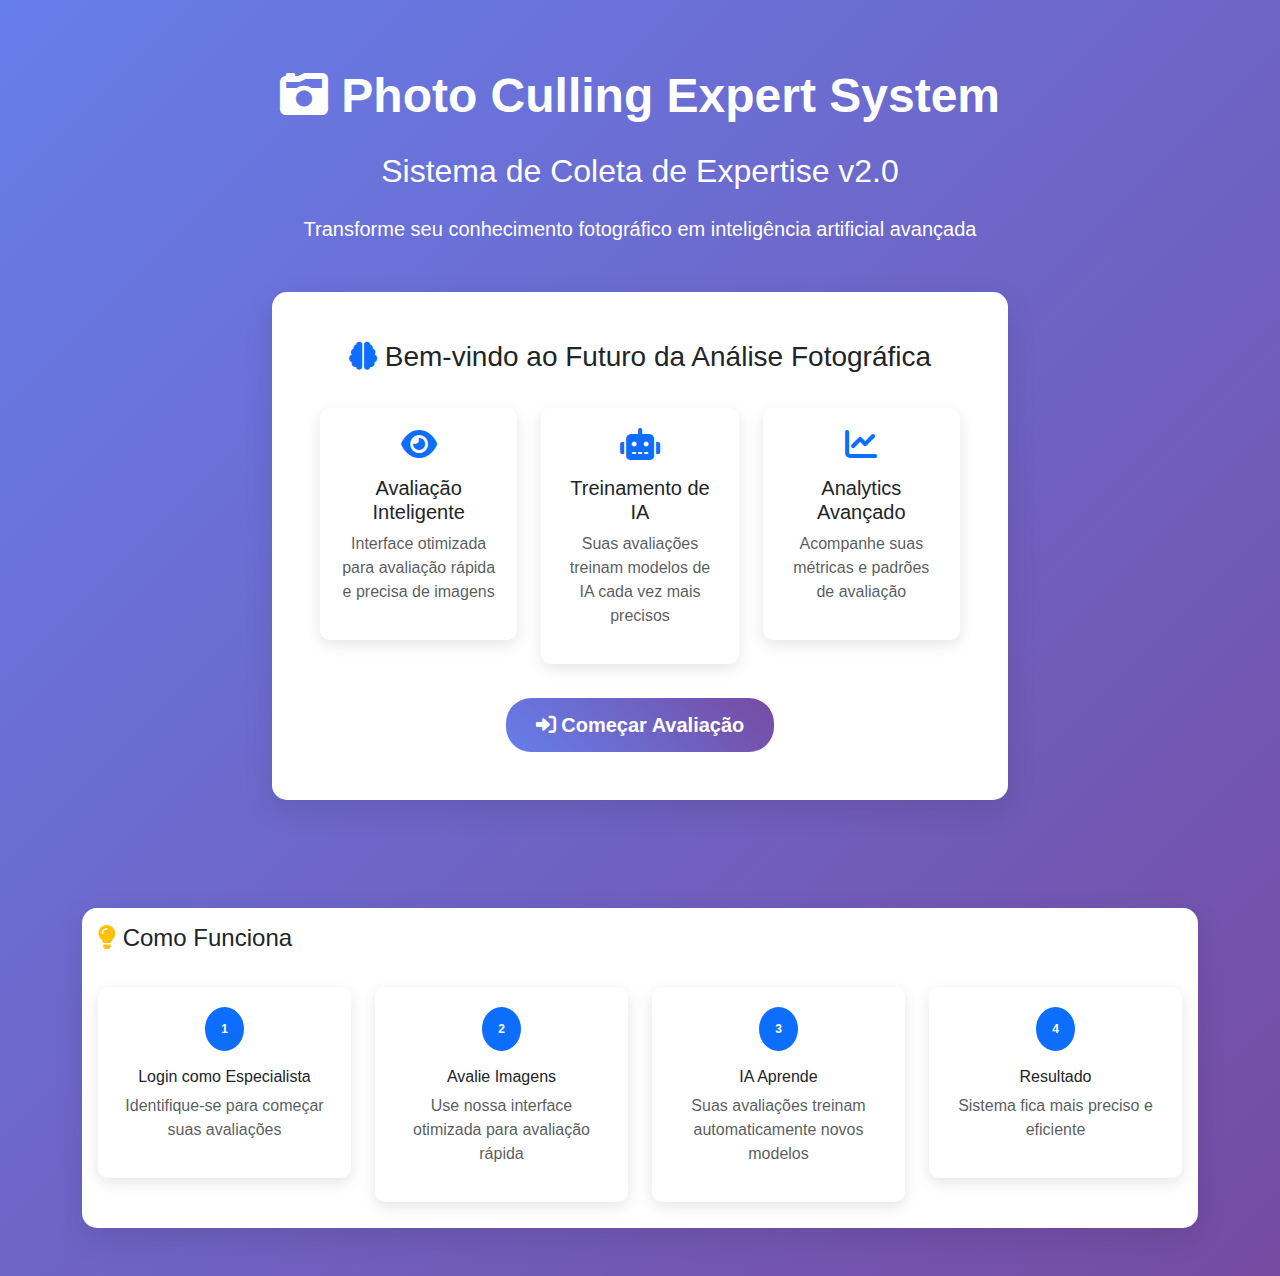
<file: web_v2/backend/templates/index.html>
<!DOCTYPE html>
<html lang="pt-BR">
<head>
    <meta charset="UTF-8">
    <meta name="viewport" content="width=device-width, initial-scale=1.0">
    <title>Photo Culling Expert System v2.0</title>
    <link href="https://cdn.jsdelivr.net/npm/bootstrap@5.1.3/dist/css/bootstrap.min.css" rel="stylesheet">
    <link href="https://cdnjs.cloudflare.com/ajax/libs/font-awesome/6.0.0/css/all.min.css" rel="stylesheet">
    <style>
        body {
            background: linear-gradient(135deg, #667eea 0%, #764ba2 100%);
            min-height: 100vh;
            font-family: 'Arial', sans-serif;
        }
        .card {
            border: none;
            border-radius: 15px;
            box-shadow: 0 10px 30px rgba(0,0,0,0.1);
        }
        .btn-primary {
            background: linear-gradient(45deg, #667eea, #764ba2);
            border: none;
            border-radius: 25px;
            padding: 12px 30px;
            font-weight: 600;
        }
        .feature-card {
            background: white;
            border-radius: 10px;
            padding: 20px;
            margin: 10px 0;
            box-shadow: 0 5px 15px rgba(0,0,0,0.1);
            transition: transform 0.3s ease;
        }
        .feature-card:hover {
            transform: translateY(-5px);
        }
        .hero-section {
            padding: 60px 0;
            text-align: center;
            color: white;
        }
        .logo {
            font-size: 3rem;
            font-weight: bold;
            margin-bottom: 20px;
        }
    </style>
</head>
<body>
    <div class="hero-section">
        <div class="container">
            <div class="logo">
                <i class="fas fa-camera-retro"></i> Photo Culling Expert System
            </div>
            <h2 class="mb-4">Sistema de Coleta de Expertise v2.0</h2>
            <p class="lead mb-5">Transforme seu conhecimento fotográfico em inteligência artificial avançada</p>
            
            <div class="row justify-content-center">
                <div class="col-md-8">
                    <div class="card">
                        <div class="card-body p-5">
                            <h3 class="card-title text-center mb-4">
                                <i class="fas fa-brain text-primary"></i> 
                                Bem-vindo ao Futuro da Análise Fotográfica
                            </h3>
                            
                            <div class="row">
                                <div class="col-md-4">
                                    <div class="feature-card text-center">
                                        <i class="fas fa-eye fa-2x text-primary mb-3"></i>
                                        <h5>Avaliação Inteligente</h5>
                                        <p class="text-muted">Interface otimizada para avaliação rápida e precisa de imagens</p>
                                    </div>
                                </div>
                                <div class="col-md-4">
                                    <div class="feature-card text-center">
                                        <i class="fas fa-robot fa-2x text-primary mb-3"></i>
                                        <h5>Treinamento de IA</h5>
                                        <p class="text-muted">Suas avaliações treinam modelos de IA cada vez mais precisos</p>
                                    </div>
                                </div>
                                <div class="col-md-4">
                                    <div class="feature-card text-center">
                                        <i class="fas fa-chart-line fa-2x text-primary mb-3"></i>
                                        <h5>Analytics Avançado</h5>
                                        <p class="text-muted">Acompanhe suas métricas e padrões de avaliação</p>
                                    </div>
                                </div>
                            </div>
                            
                            <div class="text-center mt-4">
                                <a href="{{ url_for('login') }}" class="btn btn-primary btn-lg">
                                    <i class="fas fa-sign-in-alt"></i> Começar Avaliação
                                </a>
                            </div>
                        </div>
                    </div>
                </div>
            </div>
        </div>
    </div>

    <div class="container py-5">
        <div class="row">
            <div class="col-md-12">
                <div class="card">
                    <div class="card-body">
                        <h4 class="card-title">
                            <i class="fas fa-lightbulb text-warning"></i> 
                            Como Funciona
                        </h4>
                        
                        <div class="row mt-4">
                            <div class="col-md-3 text-center">
                                <div class="feature-card">
                                    <div class="badge bg-primary rounded-circle p-3 mb-3">1</div>
                                    <h6>Login como Especialista</h6>
                                    <p class="text-muted">Identifique-se para começar suas avaliações</p>
                                </div>
                            </div>
                            <div class="col-md-3 text-center">
                                <div class="feature-card">
                                    <div class="badge bg-primary rounded-circle p-3 mb-3">2</div>
                                    <h6>Avalie Imagens</h6>
                                    <p class="text-muted">Use nossa interface otimizada para avaliação rápida</p>
                                </div>
                            </div>
                            <div class="col-md-3 text-center">
                                <div class="feature-card">
                                    <div class="badge bg-primary rounded-circle p-3 mb-3">3</div>
                                    <h6>IA Aprende</h6>
                                    <p class="text-muted">Suas avaliações treinam automaticamente novos modelos</p>
                                </div>
                            </div>
                            <div class="col-md-3 text-center">
                                <div class="feature-card">
                                    <div class="badge bg-primary rounded-circle p-3 mb-3">4</div>
                                    <h6>Resultado</h6>
                                    <p class="text-muted">Sistema fica mais preciso e eficiente</p>
                                </div>
                            </div>
                        </div>
                    </div>
                </div>
            </div>
        </div>
    </div>

    <script src="https://cdn.jsdelivr.net/npm/bootstrap@5.1.3/dist/js/bootstrap.bundle.min.js"></script>
</body>
</html>
</file>
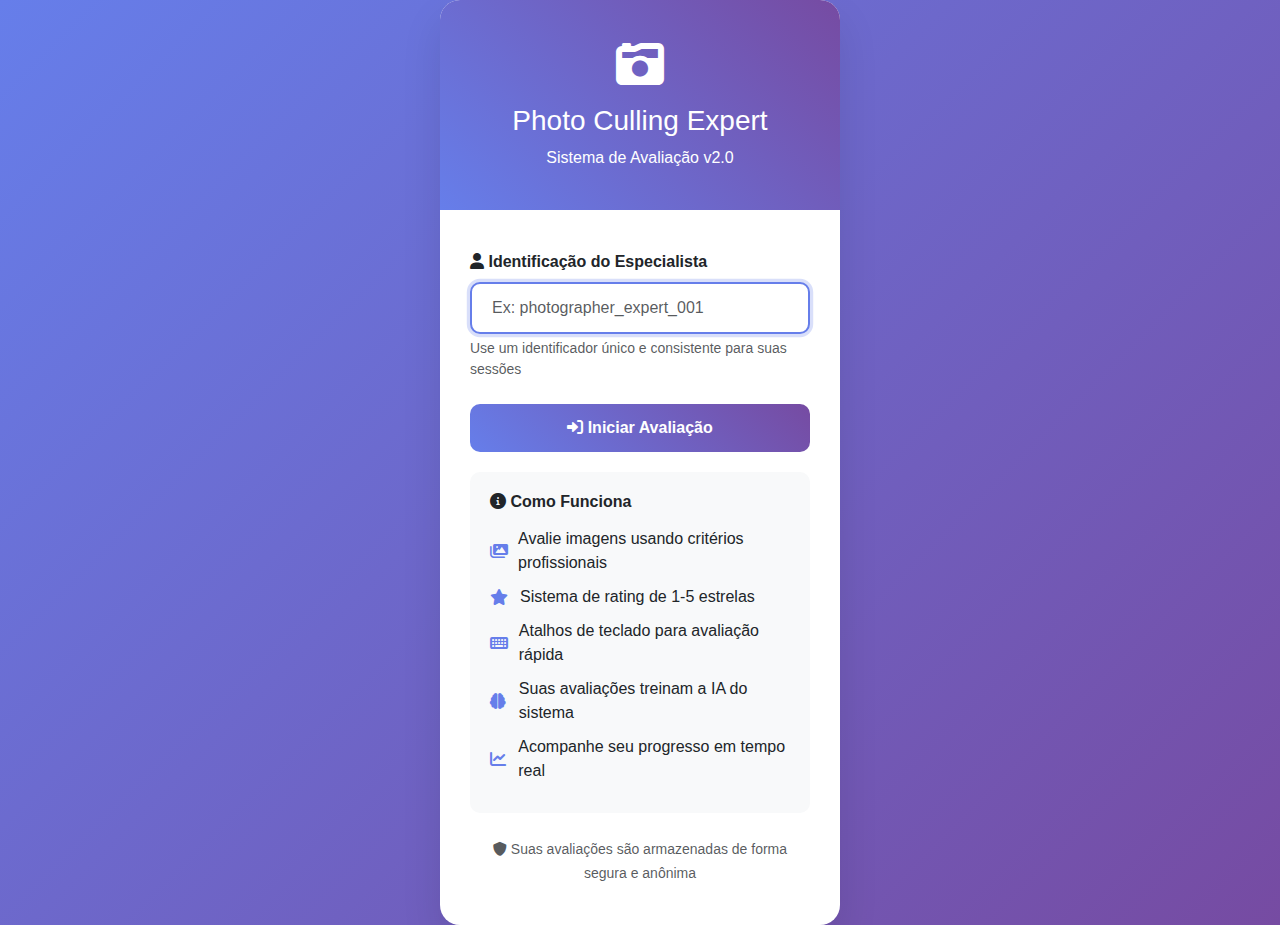
<file: web_v2/backend/templates/login.html>
<!DOCTYPE html>
<html lang="pt-BR">
<head>
    <meta charset="UTF-8">
    <meta name="viewport" content="width=device-width, initial-scale=1.0">
    <title>Login - Photo Culling Expert System</title>
    <link href="https://cdn.jsdelivr.net/npm/bootstrap@5.1.3/dist/css/bootstrap.min.css" rel="stylesheet">
    <link href="https://cdnjs.cloudflare.com/ajax/libs/font-awesome/6.0.0/css/all.min.css" rel="stylesheet">
    <style>
        body {
            background: linear-gradient(135deg, #667eea 0%, #764ba2 100%);
            min-height: 100vh;
            display: flex;
            align-items: center;
            justify-content: center;
            font-family: 'Arial', sans-serif;
        }
        .login-card {
            background: white;
            border-radius: 20px;
            box-shadow: 0 20px 40px rgba(0,0,0,0.1);
            overflow: hidden;
            max-width: 400px;
            width: 100%;
        }
        .login-header {
            background: linear-gradient(45deg, #667eea, #764ba2);
            color: white;
            padding: 40px 30px;
            text-align: center;
        }
        .login-body {
            padding: 40px 30px;
        }
        .form-control {
            border: 2px solid #e9ecef;
            border-radius: 10px;
            padding: 12px 20px;
            font-size: 16px;
            transition: border-color 0.3s;
        }
        .form-control:focus {
            border-color: #667eea;
            box-shadow: 0 0 0 0.2rem rgba(102, 126, 234, 0.25);
        }
        .btn-primary {
            background: linear-gradient(45deg, #667eea, #764ba2);
            border: none;
            border-radius: 10px;
            padding: 12px 30px;
            font-weight: 600;
            font-size: 16px;
            width: 100%;
        }
        .expert-info {
            background: #f8f9fa;
            padding: 20px;
            border-radius: 10px;
            margin-top: 20px;
        }
        .feature-item {
            display: flex;
            align-items: center;
            margin: 10px 0;
        }
        .feature-item i {
            color: #667eea;
            margin-right: 10px;
            width: 20px;
        }
    </style>
</head>
<body>
    <div class="login-card">
        <div class="login-header">
            <i class="fas fa-camera-retro fa-3x mb-3"></i>
            <h3>Photo Culling Expert</h3>
            <p class="mb-0">Sistema de Avaliação v2.0</p>
        </div>
        
        <div class="login-body">
            <form method="POST">
                <div class="mb-4">
                    <label for="evaluator_id" class="form-label fw-bold">
                        <i class="fas fa-user"></i> Identificação do Especialista
                    </label>
                    <input type="text" 
                           class="form-control" 
                           id="evaluator_id" 
                           name="evaluator_id" 
                           placeholder="Ex: photographer_expert_001"
                           required
                           autocomplete="username">
                    <div class="form-text">
                        Use um identificador único e consistente para suas sessões
                    </div>
                </div>
                
                <button type="submit" class="btn btn-primary">
                    <i class="fas fa-sign-in-alt"></i> Iniciar Avaliação
                </button>
            </form>
            
            <div class="expert-info">
                <h6 class="fw-bold mb-3">
                    <i class="fas fa-info-circle"></i> Como Funciona
                </h6>
                
                <div class="feature-item">
                    <i class="fas fa-images"></i>
                    <span>Avalie imagens usando critérios profissionais</span>
                </div>
                
                <div class="feature-item">
                    <i class="fas fa-star"></i>
                    <span>Sistema de rating de 1-5 estrelas</span>
                </div>
                
                <div class="feature-item">
                    <i class="fas fa-keyboard"></i>
                    <span>Atalhos de teclado para avaliação rápida</span>
                </div>
                
                <div class="feature-item">
                    <i class="fas fa-brain"></i>
                    <span>Suas avaliações treinam a IA do sistema</span>
                </div>
                
                <div class="feature-item">
                    <i class="fas fa-chart-line"></i>
                    <span>Acompanhe seu progresso em tempo real</span>
                </div>
            </div>
            
            <div class="text-center mt-4">
                <small class="text-muted">
                    <i class="fas fa-shield-alt"></i> 
                    Suas avaliações são armazenadas de forma segura e anônima
                </small>
            </div>
        </div>
    </div>

    <script src="https://cdn.jsdelivr.net/npm/bootstrap@5.1.3/dist/js/bootstrap.bundle.min.js"></script>
    <script>
        // Auto-focus on input
        document.addEventListener('DOMContentLoaded', function() {
            document.getElementById('evaluator_id').focus();
        });
        
        // Suggest evaluator ID format
        document.getElementById('evaluator_id').addEventListener('input', function(e) {
            let value = e.target.value;
            // Remove special characters except underscore and hyphen
            value = value.replace(/[^a-zA-Z0-9_-]/g, '');
            e.target.value = value;
        });
    </script>
</body>
</html>
</file>
